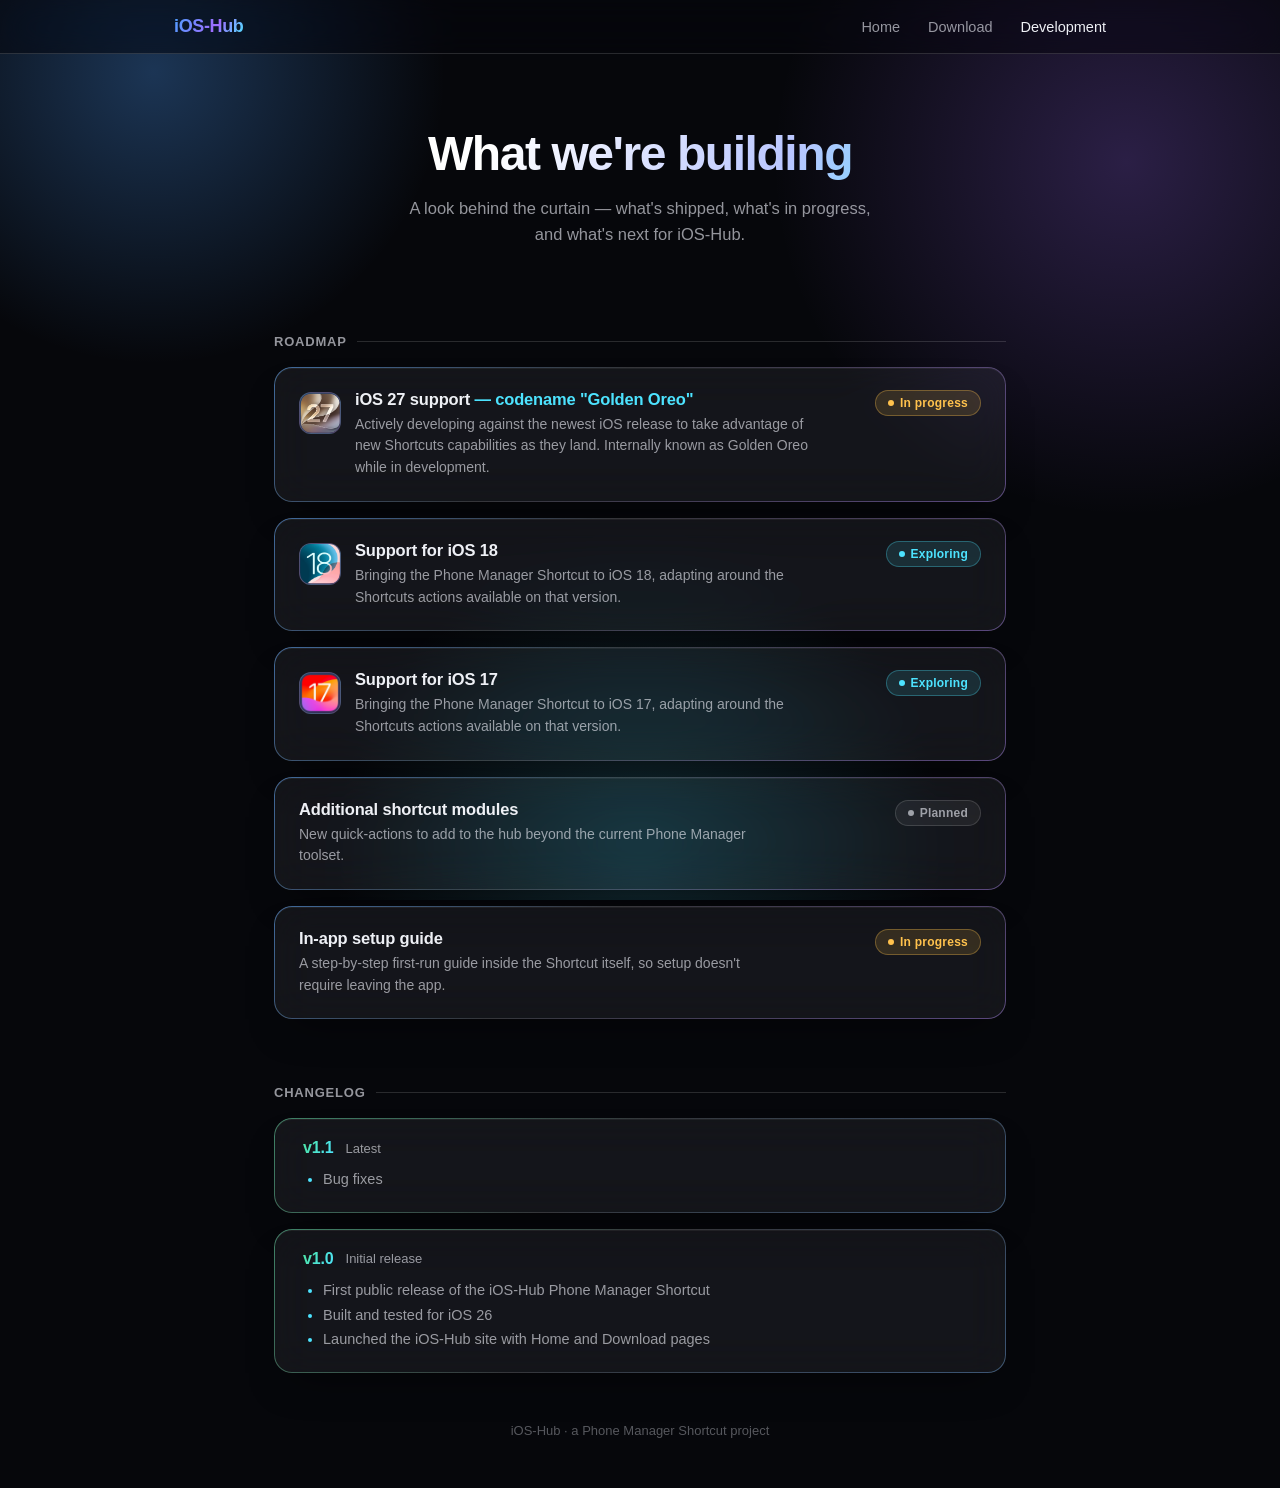
<file: development.html>
<!DOCTYPE html>
<html lang="en">
<head>
<meta charset="UTF-8">
<meta name="viewport" content="width=device-width, initial-scale=1.0">
<title>Development — iOS-Hub</title>
<link rel="icon" type="image/png" href="assets/favicon.png">

<style>
  :root {
    --bg: #06070b;
    --glass: rgba(255,255,255,0.06);
    --glass-border: rgba(255,255,255,0.14);
    --blue: #4d9fff;
    --violet: #a06bff;
    --cyan: #4de3ff;
    --green: #4de3a0;
    --amber: #ffc24d;
    --text-dim: rgba(235,238,245,0.62);
    --text: #eef0f5;
  }

  * { box-sizing: border-box; }

  body {
    margin: 0;
    min-height: 100vh;
    font-family: -apple-system, BlinkMacSystemFont, "SF Pro Display", "SF Pro Text", "Segoe UI", Roboto, sans-serif;
    background: var(--bg);
    color: var(--text);
    overflow-x: hidden;
  }

  .mesh {
    position: fixed;
    inset: 0;
    z-index: -1;
    background:
      radial-gradient(38vw 38vw at 12% 8%, rgba(77,159,255,0.30), transparent 60%),
      radial-gradient(46vw 46vw at 88% 18%, rgba(160,107,255,0.24), transparent 60%),
      radial-gradient(40vw 40vw at 50% 95%, rgba(77,227,255,0.16), transparent 60%),
      var(--bg);
    animation: drift 22s ease-in-out infinite alternate;
  }
  @keyframes drift {
    0%   { filter: hue-rotate(0deg) brightness(1); }
    100% { filter: hue-rotate(12deg) brightness(1.06); }
  }
  @media (prefers-reduced-motion: reduce) { .mesh { animation: none; } }

  header {
    position: sticky;
    top: 0;
    z-index: 20;
    backdrop-filter: blur(18px) saturate(140%);
    -webkit-backdrop-filter: blur(18px) saturate(140%);
    background: rgba(6,7,11,0.55);
    border-bottom: 1px solid var(--glass-border);
  }
  nav {
    max-width: 980px;
    margin: 0 auto;
    padding: 16px 24px;
    display: flex;
    align-items: center;
    justify-content: space-between;
  }
  .logo {
    font-weight: 700;
    font-size: 18px;
    letter-spacing: -0.02em;
    background: linear-gradient(120deg, var(--blue), var(--violet) 60%, var(--cyan));
    -webkit-background-clip: text;
    background-clip: text;
    color: transparent;
  }
  .nav-links { display: flex; gap: 28px; }
  .nav-links a {
    color: var(--text-dim);
    text-decoration: none;
    font-size: 14.5px;
    font-weight: 500;
    transition: color .2s ease;
  }
  .nav-links a:hover, .nav-links a:focus-visible { color: var(--text); }
  .nav-links a.active { color: var(--text); }

  .container { max-width: 780px; margin: 0 auto; padding: 0 24px; }

  .page-head { padding: 72px 0 40px; text-align: center; }
  h1 {
    font-size: clamp(34px, 7vw, 48px);
    letter-spacing: -0.03em;
    margin: 0 0 14px;
    font-weight: 800;
    background: linear-gradient(120deg, #ffffff 30%, #b9c6ff 70%, var(--cyan));
    -webkit-background-clip: text;
    background-clip: text;
    color: transparent;
  }
  .page-head p {
    color: var(--text-dim);
    font-size: 16.5px;
    max-width: 480px;
    margin: 0 auto;
    line-height: 1.6;
  }

  .section-label {
    display: flex;
    align-items: center;
    gap: 10px;
    margin: 46px 0 18px;
    font-size: 13px;
    font-weight: 700;
    letter-spacing: 0.06em;
    text-transform: uppercase;
    color: var(--text-dim);
  }
  .section-label::after {
    content: "";
    flex: 1;
    height: 1px;
    background: var(--glass-border);
  }

  .stack { display: flex; flex-direction: column; gap: 16px; padding-bottom: 20px; }

  /* Roadmap cards */
  .rcard {
    position: relative;
    padding: 22px 24px;
    border-radius: 18px;
    background: var(--glass);
    border: 1px solid var(--glass-border);
    backdrop-filter: blur(20px) saturate(140%);
    -webkit-backdrop-filter: blur(20px) saturate(140%);
    box-shadow: 0 1px 0 rgba(255,255,255,0.06) inset, 0 20px 40px -20px rgba(0,0,0,0.6);
    display: flex;
    align-items: flex-start;
    justify-content: space-between;
    gap: 16px;
    flex-wrap: wrap;
  }
  .rcard::before {
    content: "";
    position: absolute;
    inset: -1px;
    padding: 1px;
    border-radius: 18px;
    background: linear-gradient(140deg, rgba(77,159,255,0.5), transparent 40%, rgba(160,107,255,0.35));
    -webkit-mask: linear-gradient(#000 0 0) content-box, linear-gradient(#000 0 0);
    -webkit-mask-composite: xor;
    mask-composite: exclude;
    pointer-events: none;
  }
  .rcard h3 { margin: 0 0 5px; font-size: 16.5px; font-weight: 700; letter-spacing: -0.01em; }
  .rcard p { margin: 0; font-size: 14px; color: var(--text-dim); line-height: 1.55; max-width: 460px; }

  .rcard-left { display: flex; align-items: flex-start; gap: 14px; }
  .r-icon {
    width: 42px; height: 42px;
    border-radius: 12px;
    display: flex; align-items: center; justify-content: center;
    background: linear-gradient(140deg, rgba(77,159,255,0.35), rgba(160,107,255,0.25));
    border: 1px solid var(--glass-border);
    flex-shrink: 0;
    overflow: hidden;
    margin-top: 2px;
  }
  .r-icon img {
    width: 100%;
    height: 100%;
    object-fit: cover;
    display: block;
  }

  .status-pill {
    display: inline-flex;
    align-items: center;
    gap: 6px;
    font-size: 12px;
    font-weight: 700;
    letter-spacing: 0.02em;
    padding: 5px 12px;
    border-radius: 999px;
    white-space: nowrap;
  }
  .status-pill.progress { color: var(--amber); background: rgba(255,194,77,0.14); border: 1px solid rgba(255,194,77,0.32); }
  .status-pill.planned { color: var(--text-dim); background: rgba(255,255,255,0.06); border: 1px solid var(--glass-border); }
  .status-pill.exploring { color: var(--cyan); background: rgba(77,227,255,0.12); border: 1px solid rgba(77,227,255,0.3); }
  .status-pill .dot { width: 6px; height: 6px; border-radius: 50%; background: currentColor; }

  /* Changelog */
  .log-item {
    position: relative;
    padding: 20px 24px 20px 28px;
    border-radius: 18px;
    background: var(--glass);
    border: 1px solid var(--glass-border);
    backdrop-filter: blur(20px) saturate(140%);
    -webkit-backdrop-filter: blur(20px) saturate(140%);
    box-shadow: 0 1px 0 rgba(255,255,255,0.06) inset, 0 20px 40px -20px rgba(0,0,0,0.6);
  }
  .log-item::before {
    content: "";
    position: absolute;
    inset: -1px;
    padding: 1px;
    border-radius: 18px;
    background: linear-gradient(140deg, rgba(77,227,160,0.45), transparent 45%, rgba(77,159,255,0.3));
    -webkit-mask: linear-gradient(#000 0 0) content-box, linear-gradient(#000 0 0);
    -webkit-mask-composite: xor;
    mask-composite: exclude;
    pointer-events: none;
  }
  .log-top {
    display: flex;
    align-items: center;
    gap: 12px;
    margin-bottom: 10px;
    flex-wrap: wrap;
  }
  .log-version {
    font-weight: 800;
    font-size: 16px;
    letter-spacing: -0.01em;
    background: linear-gradient(120deg, var(--green), var(--cyan));
    -webkit-background-clip: text;
    background-clip: text;
    color: transparent;
  }
  .log-date { font-size: 13px; color: var(--text-dim); }
  .log-item ul { margin: 0; padding-left: 20px; color: var(--text-dim); font-size: 14.5px; line-height: 1.7; }
  .log-item li::marker { color: var(--cyan); }

  footer {
    text-align: center;
    padding: 30px 24px 50px;
    color: rgba(235,238,245,0.35);
    font-size: 13px;
  }

  @media (max-width: 520px) {
    .rcard { padding: 18px; }
    .log-item { padding: 18px 18px 18px 22px; }
  }
</style>
</head>

<body>

<div class="mesh"></div>

<header>
  <nav>
    <span class="logo">iOS-Hub</span>
    <div class="nav-links">
      <a href="index.html">Home</a>
      <a href="download.html">Download</a>
      <a href="development.html" class="active">Development</a>
    </div>
  </nav>
</header>

<div class="container">

  <section class="page-head">
    <h1>What we're building</h1>
    <p>A look behind the curtain — what's shipped, what's in progress, and what's next for iOS-Hub.</p>
  </section>

  <div class="section-label">Roadmap</div>
  <section class="stack">

    <div class="rcard">
      <div class="rcard-left">
        <span class="r-icon"><img src="assets/ios27-icon.png" alt="iOS 27 icon"></span>
        <div>
          <h3>iOS 27 support <span style="color:var(--cyan); font-weight:700;">— codename "Golden Oreo"</span></h3>
          <p>Actively developing against the newest iOS release to take advantage of new Shortcuts capabilities as they land. Internally known as Golden Oreo while in development.</p>
        </div>
      </div>
      <span class="status-pill progress"><span class="dot"></span>In progress</span>
    </div>

    <div class="rcard">
      <div class="rcard-left">
        <span class="r-icon"><img src="assets/ios18-icon.png" alt="iOS 18 icon"></span>
        <div>
          <h3>Support for iOS 18</h3>
          <p>Bringing the Phone Manager Shortcut to iOS 18, adapting around the Shortcuts actions available on that version.</p>
        </div>
      </div>
      <span class="status-pill exploring"><span class="dot"></span>Exploring</span>
    </div>

    <div class="rcard">
      <div class="rcard-left">
        <span class="r-icon"><img src="assets/ios17-icon.png" alt="iOS 17 icon"></span>
        <div>
          <h3>Support for iOS 17</h3>
          <p>Bringing the Phone Manager Shortcut to iOS 17, adapting around the Shortcuts actions available on that version.</p>
        </div>
      </div>
      <span class="status-pill exploring"><span class="dot"></span>Exploring</span>
    </div>

    <div class="rcard">
      <div>
        <h3>Additional shortcut modules</h3>
        <p>New quick-actions to add to the hub beyond the current Phone Manager toolset.</p>
      </div>
      <span class="status-pill planned"><span class="dot"></span>Planned</span>
    </div>

    <div class="rcard">
      <div>
        <h3>In-app setup guide</h3>
        <p>A step-by-step first-run guide inside the Shortcut itself, so setup doesn't require leaving the app.</p>
      </div>
      <span class="status-pill progress"><span class="dot"></span>In progress</span>
    </div>

  </section>

  <div class="section-label">Changelog</div>
  <section class="stack">

    <div class="log-item">
      <div class="log-top">
        <span class="log-version">v1.1</span>
        <span class="log-date">Latest</span>
      </div>
      <ul>
        <li>Bug fixes</li>
      </ul>
    </div>

    <div class="log-item">
      <div class="log-top">
        <span class="log-version">v1.0</span>
        <span class="log-date">Initial release</span>
      </div>
      <ul>
        <li>First public release of the iOS-Hub Phone Manager Shortcut</li>
        <li>Built and tested for iOS 26</li>
        <li>Launched the iOS-Hub site with Home and Download pages</li>
      </ul>
    </div>

  </section>

</div>

<footer>
  iOS-Hub · a Phone Manager Shortcut project
</footer>

</body>
</html>
</file>
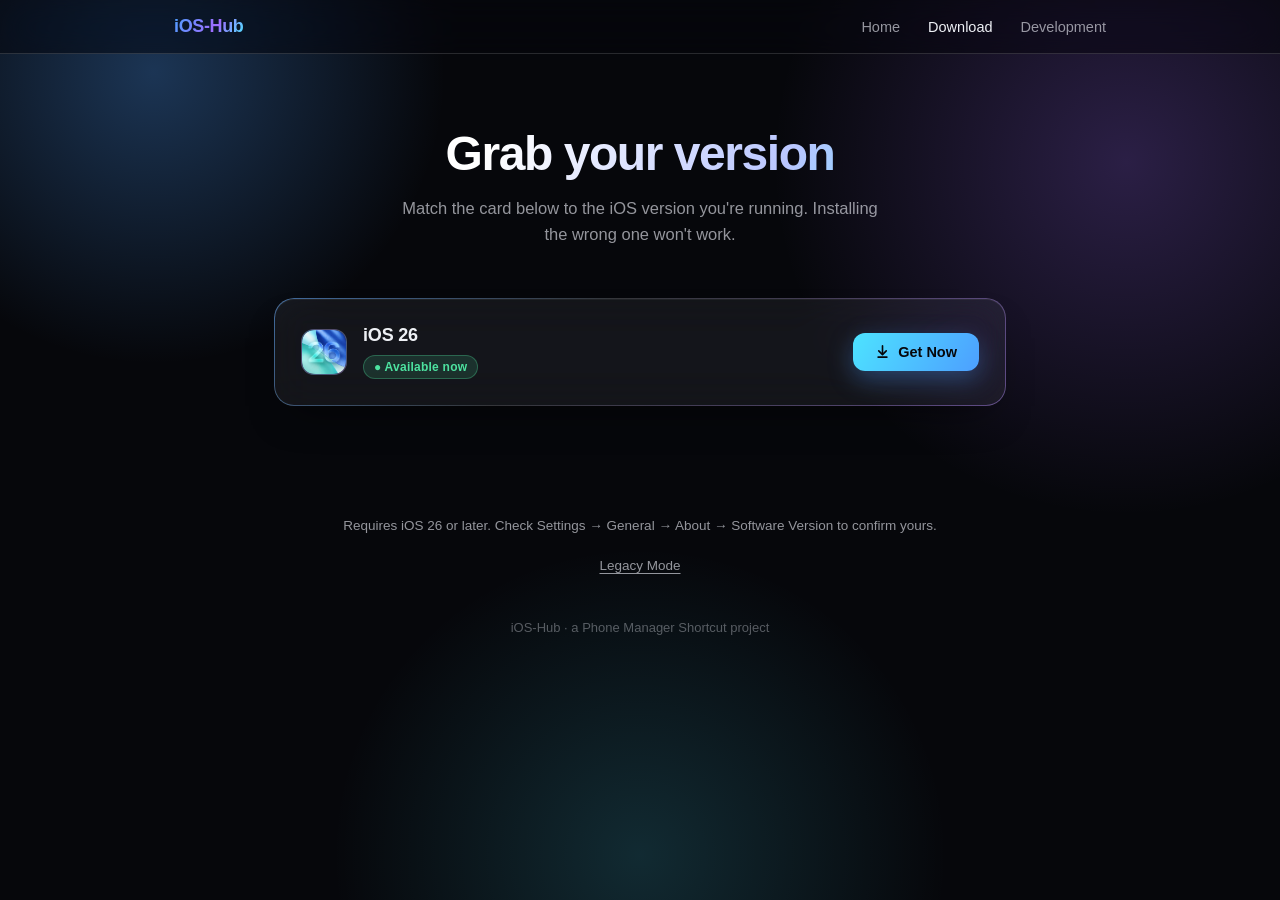
<file: download.html>
<!DOCTYPE html>
<html lang="en">
<head>
<meta charset="UTF-8">
<meta name="viewport" content="width=device-width, initial-scale=1.0">
<title>Downloads — iOS-Hub</title>
<link rel="icon" type="image/png" href="assets/favicon.png">

<style>
  :root {
    --bg: #06070b;
    --glass: rgba(255,255,255,0.06);
    --glass-border: rgba(255,255,255,0.14);
    --blue: #4d9fff;
    --violet: #a06bff;
    --cyan: #4de3ff;
    --green: #4de3a0;
    --text-dim: rgba(235,238,245,0.62);
    --text: #eef0f5;
  }

  * { box-sizing: border-box; }

  body {
    margin: 0;
    min-height: 100vh;
    font-family: -apple-system, BlinkMacSystemFont, "SF Pro Display", "SF Pro Text", "Segoe UI", Roboto, sans-serif;
    background: var(--bg);
    color: var(--text);
    overflow-x: hidden;
  }

  .mesh {
    position: fixed;
    inset: 0;
    z-index: -1;
    background:
      radial-gradient(38vw 38vw at 12% 8%, rgba(77,159,255,0.30), transparent 60%),
      radial-gradient(46vw 46vw at 88% 18%, rgba(160,107,255,0.24), transparent 60%),
      radial-gradient(40vw 40vw at 50% 95%, rgba(77,227,255,0.16), transparent 60%),
      var(--bg);
    animation: drift 22s ease-in-out infinite alternate;
  }
  @keyframes drift {
    0%   { filter: hue-rotate(0deg) brightness(1); }
    100% { filter: hue-rotate(12deg) brightness(1.06); }
  }
  @media (prefers-reduced-motion: reduce) { .mesh { animation: none; } }

  header {
    position: sticky;
    top: 0;
    z-index: 20;
    backdrop-filter: blur(18px) saturate(140%);
    -webkit-backdrop-filter: blur(18px) saturate(140%);
    background: rgba(6,7,11,0.55);
    border-bottom: 1px solid var(--glass-border);
  }
  nav {
    max-width: 980px;
    margin: 0 auto;
    padding: 16px 24px;
    display: flex;
    align-items: center;
    justify-content: space-between;
  }
  .logo {
    font-weight: 700;
    font-size: 18px;
    letter-spacing: -0.02em;
    background: linear-gradient(120deg, var(--blue), var(--violet) 60%, var(--cyan));
    -webkit-background-clip: text;
    background-clip: text;
    color: transparent;
  }
  .nav-links { display: flex; gap: 28px; }
  .nav-links a {
    color: var(--text-dim);
    text-decoration: none;
    font-size: 14.5px;
    font-weight: 500;
    transition: color .2s ease;
  }
  .nav-links a:hover, .nav-links a:focus-visible { color: var(--text); }
  .nav-links a.active { color: var(--text); }

  .container { max-width: 780px; margin: 0 auto; padding: 0 24px; }

  .page-head { padding: 72px 0 40px; text-align: center; }
  h1 {
    font-size: clamp(34px, 7vw, 48px);
    letter-spacing: -0.03em;
    margin: 0 0 14px;
    font-weight: 800;
    background: linear-gradient(120deg, #ffffff 30%, #b9c6ff 70%, var(--cyan));
    -webkit-background-clip: text;
    background-clip: text;
    color: transparent;
  }
  .page-head p {
    color: var(--text-dim);
    font-size: 16.5px;
    max-width: 480px;
    margin: 0 auto;
    line-height: 1.6;
  }

  .grid {
    display: grid;
    grid-template-columns: 1fr;
    gap: 18px;
    padding: 10px 0 90px;
  }

  .vcard {
    position: relative;
    padding: 26px;
    border-radius: 20px;
    background: var(--glass);
    border: 1px solid var(--glass-border);
    backdrop-filter: blur(20px) saturate(140%);
    -webkit-backdrop-filter: blur(20px) saturate(140%);
    box-shadow: 0 1px 0 rgba(255,255,255,0.06) inset, 0 20px 40px -20px rgba(0,0,0,0.6);
    display: flex;
    align-items: center;
    justify-content: space-between;
    gap: 20px;
    flex-wrap: wrap;
  }
  .vcard::before {
    content: "";
    position: absolute;
    inset: -1px;
    padding: 1px;
    border-radius: 20px;
    background: linear-gradient(140deg, rgba(77,159,255,0.5), transparent 40%, rgba(160,107,255,0.35));
    -webkit-mask: linear-gradient(#000 0 0) content-box, linear-gradient(#000 0 0);
    -webkit-mask-composite: xor;
    mask-composite: exclude;
    pointer-events: none;
  }
  .vcard.disabled { opacity: 0.55; }

  .v-left { display: flex; align-items: center; gap: 16px; }
  .v-icon {
    width: 46px; height: 46px;
    border-radius: 13px;
    display: flex; align-items: center; justify-content: center;
    background: linear-gradient(140deg, rgba(77,159,255,0.35), rgba(160,107,255,0.25));
    border: 1px solid var(--glass-border);
    font-weight: 800;
    font-size: 14px;
    flex-shrink: 0;
    overflow: hidden;
  }
  .v-icon img {
    width: 100%;
    height: 100%;
    object-fit: cover;
    display: block;
  }
  .v-title { font-size: 18px; font-weight: 700; letter-spacing: -0.01em; margin: 0 0 3px; }
  .v-sub { font-size: 13.5px; color: var(--text-dim); }

  .status {
    display: inline-flex;
    align-items: center;
    gap: 6px;
    font-size: 12px;
    font-weight: 700;
    letter-spacing: 0.02em;
    padding: 4px 10px;
    border-radius: 999px;
    margin-top: 6px;
  }
  .status.live { color: var(--green); background: rgba(77,227,160,0.14); border: 1px solid rgba(77,227,160,0.3); }
  .status.soon { color: var(--text-dim); background: rgba(255,255,255,0.06); border: 1px solid var(--glass-border); }

  .btn {
    display: inline-flex;
    align-items: center;
    gap: 8px;
    padding: 11px 22px;
    border-radius: 12px;
    text-decoration: none;
    font-weight: 600;
    font-size: 14.5px;
    white-space: nowrap;
    transition: transform .18s ease, box-shadow .18s ease;
  }
  .btn-primary {
    color: #06070b;
    background: linear-gradient(120deg, var(--cyan), var(--blue));
    box-shadow: 0 8px 24px rgba(77,159,255,0.35);
  }
  .btn-primary:hover { transform: translateY(-2px); }
  .btn-disabled {
    color: var(--text-dim);
    background: rgba(255,255,255,0.05);
    border: 1px solid var(--glass-border);
    pointer-events: none;
  }

  .note {
    text-align: center;
    color: var(--text-dim);
    font-size: 13.5px;
    line-height: 1.7;
    padding-top: 6px;
  }

  footer {
    text-align: center;
    padding: 30px 24px 50px;
    color: rgba(235,238,245,0.35);
    font-size: 13px;
  }

  @media (max-width: 520px) {
    .vcard { padding: 20px; }
    .v-left { width: 100%; }
    .btn { width: 100%; justify-content: center; }
  }
</style>
</head>

<body>

<div class="mesh"></div>

<header>
  <nav>
    <span class="logo">iOS-Hub</span>
    <div class="nav-links">
      <a href="index.html">Home</a>
      <a href="download.html" class="active">Download</a>
      <a href="development.html">Development</a>
    </div>
  </nav>
</header>

<div class="container">

  <section class="page-head">
    <h1>Grab your version</h1>
    <p>Match the card below to the iOS version you're running. Installing the wrong one won't work.</p>
  </section>

  <section class="grid">

    <div class="vcard">
      <div class="v-left">
        <span class="v-icon"><img src="assets/ios26-icon.png" alt="iOS 26 icon"></span>
        <div>
          <p class="v-title">iOS 26</p>
          <span class="status live">● Available now</span>
        </div>
      </div>
      <a class="btn btn-primary" href="https://www.icloud.com/shortcuts/370d8b029b0e41aab19586962f195c2f">
        <svg width="15" height="15" viewBox="0 0 24 24" fill="none" stroke="currentColor" stroke-width="2.6" stroke-linecap="round" stroke-linejoin="round"><path d="M12 3v13"/><path d="M6 11l6 6 6-6"/><path d="M5 21h14"/></svg>
        Get Now
      </a>
    </div>

  </section>

  <p class="note">Requires iOS 26 or later. Check Settings → General → About → Software Version to confirm yours.</p>

  <p style="text-align:center; margin-top: 18px;">
    <a href="legacy.html" style="color: var(--text-dim); font-size: 13.5px; text-decoration: underline; text-underline-offset: 3px;">Legacy Mode</a>
  </p>

</div>

<footer>
  iOS-Hub · a Phone Manager Shortcut project
</footer>

</body>
</html>
</file>
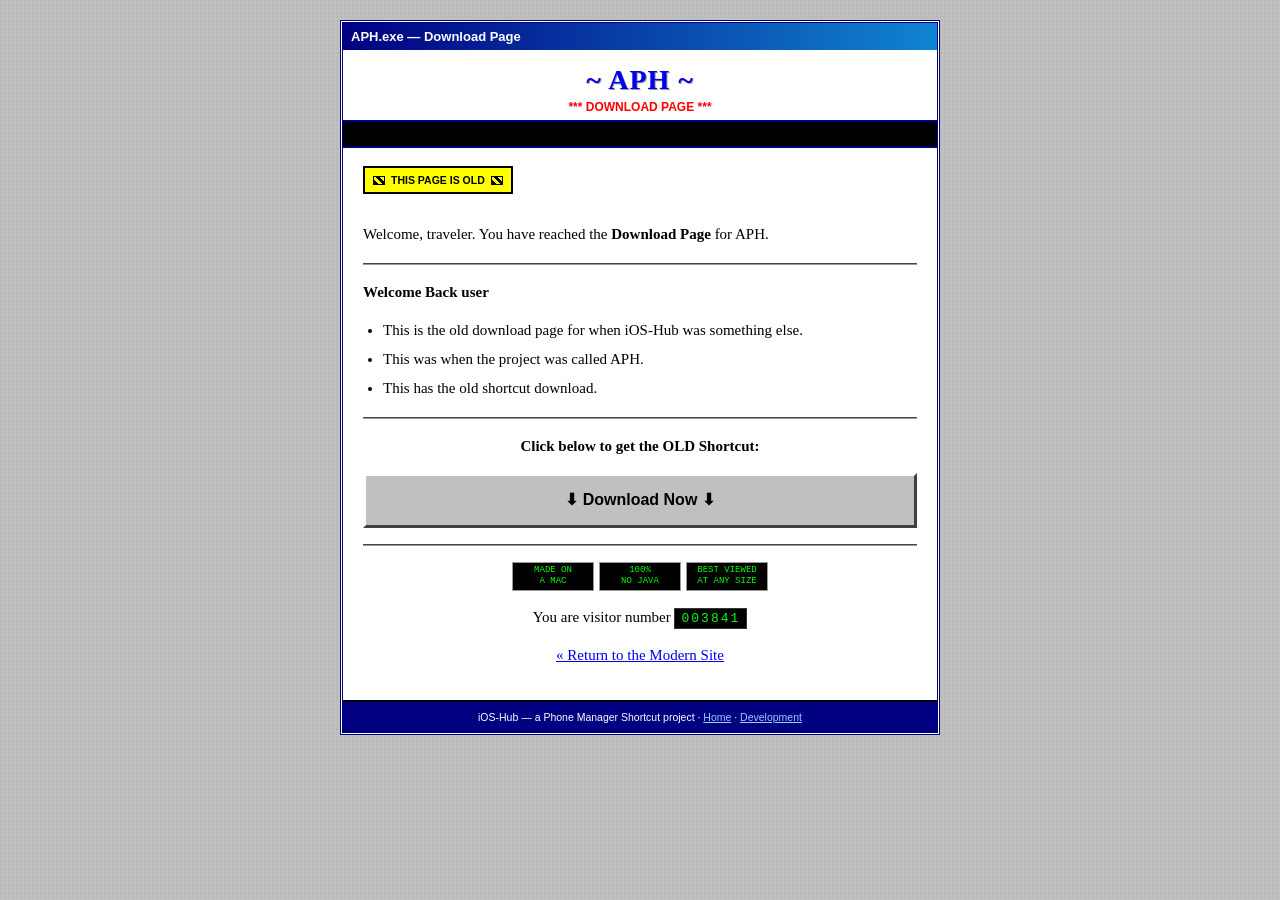
<file: legacy.html>
<!DOCTYPE html>
<html lang="en">
<head>
<meta charset="UTF-8">
<meta name="viewport" content="width=device-width, initial-scale=1.0, viewport-fit=cover">
<title>APH :: Download Page</title>
<style>
  * { box-sizing: border-box; }

  html, body {
    margin: 0;
    width: 100%;
    overflow-x: hidden;
  }

  body {
    background: #c0c0c0 url("data:image/svg+xml,%3Csvg xmlns='http://www.w3.org/2000/svg' width='4' height='4'%3E%3Crect width='4' height='4' fill='%23c0c0c0'/%3E%3Crect width='2' height='2' fill='%23b8b8b8'/%3E%3C/svg%3E");
    font-family: "Times New Roman", Times, serif;
    color: #000;
    padding: 20px 12px calc(20px + env(safe-area-inset-bottom));
    padding-left: calc(12px + env(safe-area-inset-left));
    padding-right: calc(12px + env(safe-area-inset-right));
  }

  .wrapper {
    width: 100%;
    max-width: 600px;
    margin: 0 auto;
    border: 3px double #000080;
    background: #ffffff;
  }

  .titlebar {
    background: linear-gradient(90deg, #000080, #1084d0);
    color: #fff;
    font-family: Arial, sans-serif;
    font-weight: bold;
    font-size: 13px;
    padding: 6px 8px;
  }

  .banner {
    text-align: center;
    padding: 14px 10px 6px;
    border-bottom: 2px solid #000080;
  }
  .banner h1 {
    margin: 0;
    font-size: 28px;
    color: #0000ee;
    text-shadow: 1px 1px 0 #999;
    letter-spacing: 1px;
    word-break: break-word;
  }
  .banner .blink {
    color: #ff0000;
    font-weight: bold;
    font-family: Arial, sans-serif;
    font-size: 12px;
    margin-top: 4px;
  }

  .marquee-bar {
    background: #000;
    color: #0f0;
    font-family: "Courier New", monospace;
    font-size: 12px;
    padding: 5px 0;
    overflow: hidden;
    white-space: nowrap;
    border-bottom: 2px solid #000080;
    width: 100%;
  }
  .marquee-bar span {
    display: inline-block;
    padding-left: 100%;
    animation: scroll-left 12s linear infinite;
  }
  @keyframes scroll-left {
    0% { transform: translateX(0); }
    100% { transform: translateX(-100%); }
  }

  .content {
    padding: 18px 20px;
    font-size: 15px;
    line-height: 1.55;
  }

  .content hr {
    border: none;
    border-top: 2px groove #999;
    margin: 16px 0;
  }

  .under-construction {
    display: inline-flex;
    align-items: center;
    gap: 6px;
    font-family: Arial, sans-serif;
    font-size: 10.5px;
    font-weight: bold;
    color: #000;
    background: #ffff00;
    border: 2px solid #000;
    padding: 4px 8px;
    margin-bottom: 14px;
  }
  .caution-stripe {
    width: 12px; height: 9px;
    background: repeating-linear-gradient(45deg, #000, #000 3px, #ffff00 3px, #ffff00 6px);
    border: 1px solid #000;
    flex-shrink: 0;
  }

  ul.old-list {
    padding-left: 20px;
    margin: 10px 0;
  }
  ul.old-list li { margin-bottom: 6px; }

  .btn-3d {
    display: block;
    width: 100%;
    font-family: Arial, sans-serif;
    font-weight: bold;
    font-size: 16px;
    color: #000;
    background: #c0c0c0;
    border-top: 3px solid #fff;
    border-left: 3px solid #fff;
    border-right: 3px solid #404040;
    border-bottom: 3px solid #404040;
    padding: 12px 20px;
    text-decoration: none;
    margin: 10px 0;
    text-align: center;
  }
  .btn-3d:active {
    border-top: 3px solid #404040;
    border-left: 3px solid #404040;
    border-right: 3px solid #fff;
    border-bottom: 3px solid #fff;
  }

  .center { text-align: center; }

  .footer-strip {
    background: #000080;
    color: #fff;
    font-family: Arial, sans-serif;
    font-size: 10.5px;
    text-align: center;
    padding: 9px 8px;
    border-top: 2px solid #000;
  }
  .footer-strip a { color: #99ccff; }

  .counter {
    font-family: "Courier New", monospace;
    background: #000;
    color: #0f0;
    padding: 2px 6px;
    letter-spacing: 2px;
    border: 1px solid #333;
    font-size: 13px;
  }

  .badges {
    display: flex;
    gap: 5px;
    justify-content: center;
    margin: 14px 0;
    flex-wrap: wrap;
  }
  .badge-88 {
    width: 82px; height: 29px;
    background: #000;
    color: #0f0;
    font-family: "Courier New", monospace;
    font-size: 9px;
    display: flex;
    align-items: center;
    justify-content: center;
    border: 1px solid #999;
    text-align: center;
    line-height: 1.2;
    flex-shrink: 0;
  }

  a { color: #0000ee; }
  a:visited { color: #551a8b; }

  @media (max-width: 400px) {
    body { padding: 10px 8px calc(10px + env(safe-area-inset-bottom)); }
    .banner h1 { font-size: 22px; }
    .content { padding: 14px 12px; }
    .badge-88 { width: 74px; height: 27px; font-size: 8.5px; }
  }
</style>
</head>
<body>

<div class="wrapper">
  <div class="titlebar">APH.exe — Download Page</div>

  <div class="banner">
    <h1>~ APH ~</h1>
    <div class="blink">*** DOWNLOAD PAGE ***</div>
  </div>

  <div class="marquee-bar"><span>WELCOME TO THE DOWNLOAD PAGE OF APH DISCLAIMER THIS PAGE IS OLD </span></div>

  <div class="content">

    <div class="under-construction">
      <span class="caution-stripe"></span> THIS PAGE IS OLD <span class="caution-stripe"></span>
    </div>

    <p>Welcome, traveler. You have reached the <b>Download Page</b> for APH.</p>

    <hr>

    <p><b>Welcome Back user</b></p>
    <ul class="old-list">
      <li>This is the old download page for when iOS-Hub was something else.</li>
      <li>This was when the project was called APH.</li>
      <li>This has the old shortcut download.</li>
    </ul>

    <hr>

    <div class="center">
      <p><b>Click below to get the OLD Shortcut:</b></p>
      <a class="btn-3d" href="https://www.icloud.com/shortcuts/958ad25d320f4a56905d4fac72233407">⬇ Download Now ⬇</a>
    </div>

    <hr>

    <div class="badges">
      <div class="badge-88">MADE ON<br>A MAC</div>
      <div class="badge-88">100%<br>NO JAVA</div>
      <div class="badge-88">BEST VIEWED<br>AT ANY SIZE</div>
    </div>

    <p class="center">You are visitor number <span class="counter">003841</span></p>

    <p class="center"><a href="download.html">&laquo; Return to the Modern Site</a></p>

  </div>

  <div class="footer-strip">
    iOS-Hub — a Phone Manager Shortcut project · <a href="index.html">Home</a> · <a href="development.html">Development</a>
  </div>
</div>

</body>
</html>
</file>
